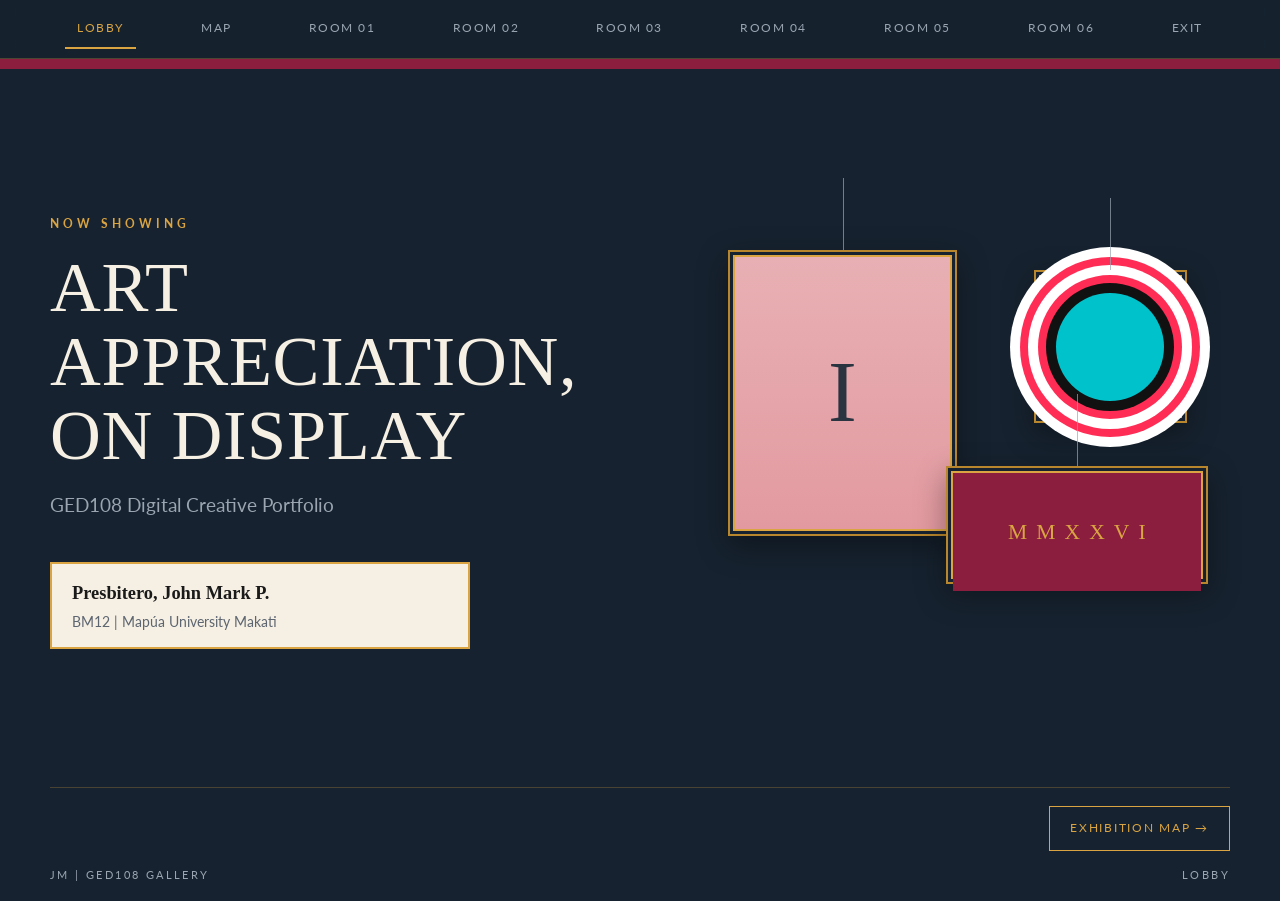
<file: index.html>
<!DOCTYPE html>
<html lang="en">
<head>
  <meta charset="UTF-8">
  <meta name="viewport" content="width=device-width, initial-scale=1.0">
  <title>GED108 Digital Creative Portfolio — Presbitero, John Mark P.</title>
  <meta name="description" content="GED108 Digital Creative Portfolio by Presbitero, John Mark P., Mapúa University Makati.">
  <link rel="preconnect" href="https://fonts.googleapis.com">
  <link rel="preconnect" href="https://fonts.gstatic.com" crossorigin>
  <link href="https://fonts.googleapis.com/css2?family=Lato:ital,wght@0,300;0,400;0,700;1,400&display=swap" rel="stylesheet">
  <link rel="stylesheet" href="css/style.css">
  <noscript><style>.reveal,.swing,.film-cell{opacity:1!important;transform:none!important}</style></noscript>
</head>
<body data-page="lobby">
  <a class="skip-link" href="#main">Skip to content</a>

  <header class="site-nav" id="site-nav">
    <div class="nav-bar">
      <button class="nav-toggle" type="button" aria-expanded="false" aria-controls="gallery-nav" id="nav-toggle">
        <span class="nav-toggle-bars" aria-hidden="true"></span>
        <span class="nav-toggle-label">Menu</span>
      </button>
      <nav id="gallery-nav" aria-label="Gallery rooms">
        <ul class="nav-list">
          <li><a class="nav-link" href="index.html" data-room="lobby">Lobby</a></li>
          <li><a class="nav-link" href="map.html" data-room="map">Map</a></li>
          <li><a class="nav-link" href="room-01.html" data-room="room-01">Room 01</a></li>
          <li><a class="nav-link" href="room-02.html" data-room="room-02">Room 02</a></li>
          <li><a class="nav-link" href="room-03.html" data-room="room-03">Room 03</a></li>
          <li><a class="nav-link" href="room-04.html" data-room="room-04">Room 04</a></li>
          <li><a class="nav-link" href="room-05.html" data-room="room-05">Room 05</a></li>
          <li><a class="nav-link" href="room-06.html" data-room="room-06">Room 06</a></li>
          <li><a class="nav-link" href="exit.html" data-room="exit">Exit</a></li>
        </ul>
      </nav>
    </div>
  </header>

  <main id="main">
    <section class="room room-lobby" id="lobby" data-room="lobby">
      <div class="room-accent" aria-hidden="true"></div>
      <div class="room-inner lobby-grid">
        <div class="lobby-copy reveal">
          <p class="kicker gold-kicker">NOW SHOWING</p>
          <h1 class="display-title">ART APPRECIATION,<br>ON DISPLAY</h1>
          <p class="subtitle">GED108 Digital Creative Portfolio</p>
          <div class="plaque lobby-plaque">
            <p class="plaque-name">Presbitero, John Mark P.</p>
            <p class="plaque-meta">BM12  |  Mapúa University Makati</p>
          </div>
        </div>
        <div class="hang-cluster" aria-hidden="true">
          <div class="hang-item hang-pink swing">
            <span class="wire"></span>
            <div class="gold-frame gold-frame--fill">
              <div class="hang-canvas hang-canvas--pink">
                <span class="hang-letter">I</span>
              </div>
            </div>
          </div>
          <div class="hang-item hang-op swing">
            <span class="wire"></span>
            <div class="gold-frame gold-frame--fill">
              <div class="hang-canvas hang-canvas--op">
                <span class="mini-target"></span>
              </div>
            </div>
          </div>
          <div class="hang-item hang-year swing">
            <span class="wire"></span>
            <div class="gold-frame gold-frame--fill">
              <div class="hang-canvas hang-canvas--year">
                <span class="hang-year-text">MMXXVI</span>
              </div>
            </div>
          </div>
        </div>
      </div>
      <nav class="room-pager" aria-label="Previous and next room">
        <a class="pager-link pager-next" href="map.html">Exhibition Map &rarr;</a>
      </nav>
      <footer class="room-footer">
        <span>JM | GED108 GALLERY</span>
        <span>LOBBY</span>
      </footer>
    </section>
  </main>

  <script src="js/main.js"></script>
</body>
</html>
</file>
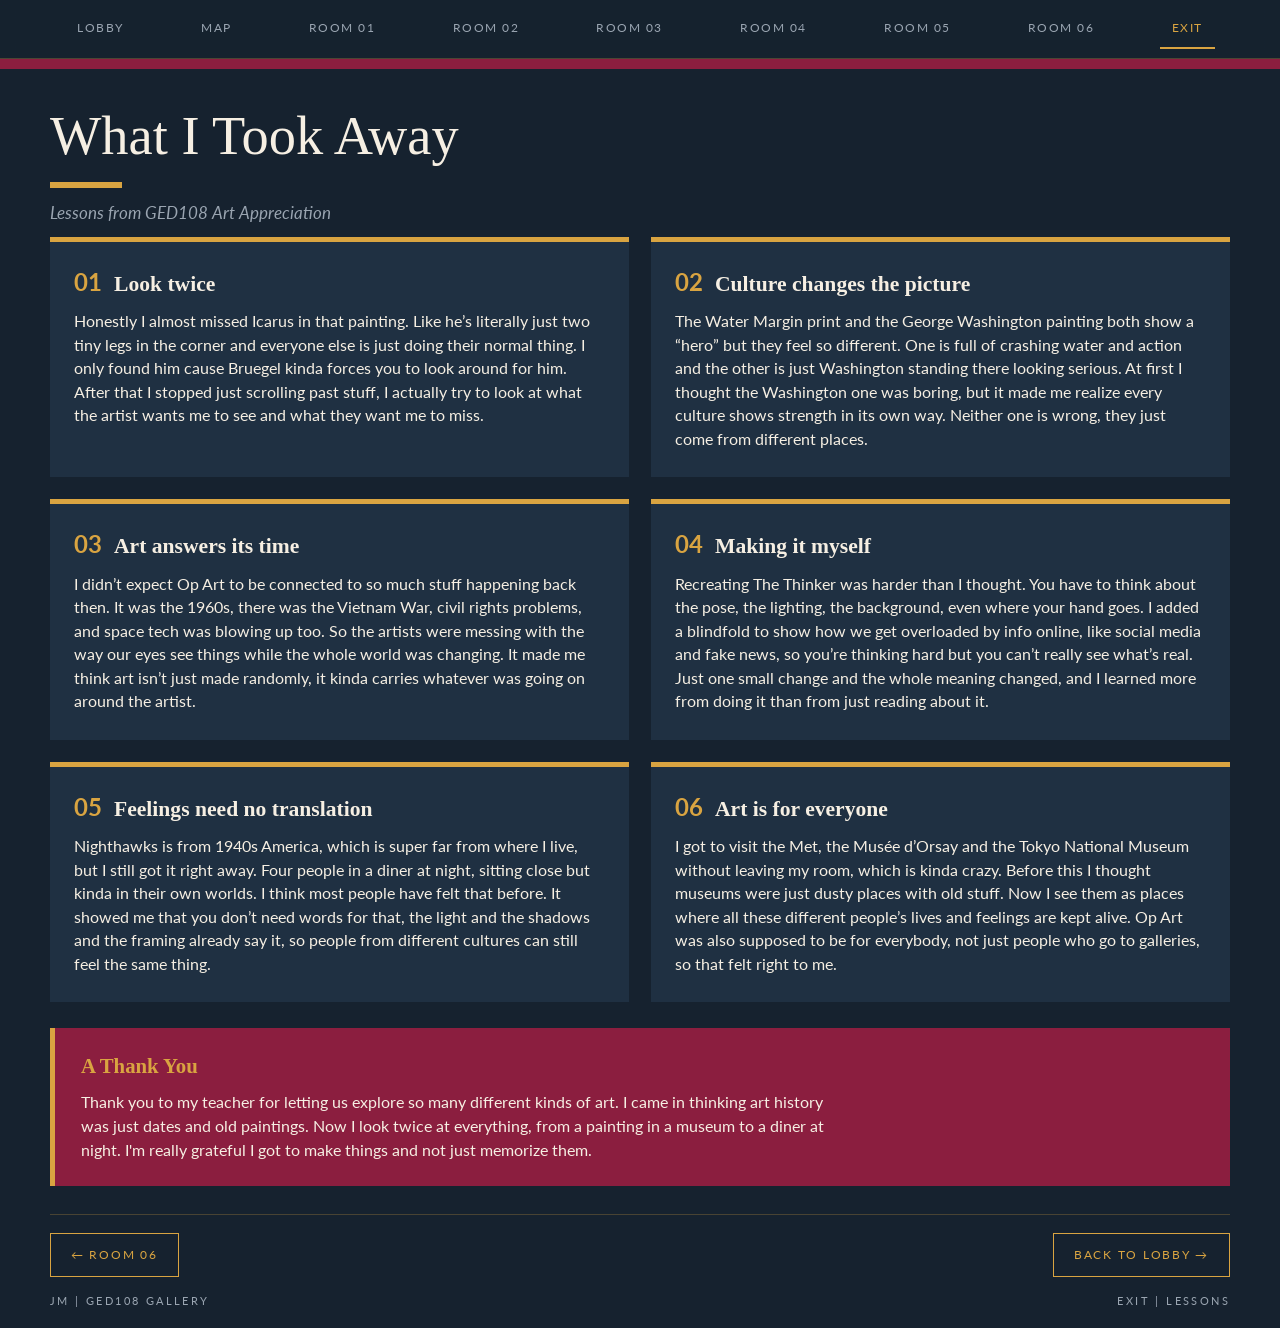
<file: exit.html>
<!DOCTYPE html>
<html lang="en">
<head>
  <meta charset="UTF-8">
  <meta name="viewport" content="width=device-width, initial-scale=1.0">
  <title>What I Took Away | GED108 Digital Creative Portfolio</title>
  <meta name="description" content="GED108 Digital Creative Portfolio by Presbitero, John Mark P., Mapúa University Makati.">
  <link rel="preconnect" href="https://fonts.googleapis.com">
  <link rel="preconnect" href="https://fonts.gstatic.com" crossorigin>
  <link href="https://fonts.googleapis.com/css2?family=Lato:ital,wght@0,300;0,400;0,700;1,400&display=swap" rel="stylesheet">
  <link rel="stylesheet" href="css/style.css">
  <noscript><style>.reveal,.swing,.film-cell{opacity:1!important;transform:none!important}</style></noscript>
</head>
<body data-page="exit">
  <a class="skip-link" href="#main">Skip to content</a>

  <header class="site-nav" id="site-nav">
    <div class="nav-bar">
      <button class="nav-toggle" type="button" aria-expanded="false" aria-controls="gallery-nav" id="nav-toggle">
        <span class="nav-toggle-bars" aria-hidden="true"></span>
        <span class="nav-toggle-label">Menu</span>
      </button>
      <nav id="gallery-nav" aria-label="Gallery rooms">
        <ul class="nav-list">
          <li><a class="nav-link" href="index.html" data-room="lobby">Lobby</a></li>
          <li><a class="nav-link" href="map.html" data-room="map">Map</a></li>
          <li><a class="nav-link" href="room-01.html" data-room="room-01">Room 01</a></li>
          <li><a class="nav-link" href="room-02.html" data-room="room-02">Room 02</a></li>
          <li><a class="nav-link" href="room-03.html" data-room="room-03">Room 03</a></li>
          <li><a class="nav-link" href="room-04.html" data-room="room-04">Room 04</a></li>
          <li><a class="nav-link" href="room-05.html" data-room="room-05">Room 05</a></li>
          <li><a class="nav-link" href="room-06.html" data-room="room-06">Room 06</a></li>
          <li><a class="nav-link" href="exit.html" data-room="exit">Exit</a></li>
        </ul>
      </nav>
    </div>
  </header>

  <main id="main">
    <section class="room" id="exit" data-room="exit">
      <div class="room-accent" aria-hidden="true"></div>
      <div class="room-inner">
        <header class="room-heading reveal">
          <h2>What I Took Away</h2>
          <span class="gold-rule" aria-hidden="true"></span>
          <p class="subtitle italic">Lessons from GED108 Art Appreciation</p>
        </header>
        <div class="lessons-grid">
          <article class="lesson-card reveal" style="--d: 0">
            <h3><span>01</span> Look twice</h3>
            <p>Honestly I almost missed Icarus in that painting. Like he’s literally just two tiny legs in the corner and everyone else is just doing their normal thing. I only found him cause Bruegel kinda forces you to look around for him. After that I stopped just scrolling past stuff, I actually try to look at what the artist wants me to see and what they want me to miss.</p>
          </article>
          <article class="lesson-card reveal" style="--d: 1">
            <h3><span>02</span> Culture changes the picture</h3>
            <p>The Water Margin print and the George Washington painting both show a “hero” but they feel so different. One is full of crashing water and action and the other is just Washington standing there looking serious. At first I thought the Washington one was boring, but it made me realize every culture shows strength in its own way. Neither one is wrong, they just come from different places.</p>
          </article>
          <article class="lesson-card reveal" style="--d: 2">
            <h3><span>03</span> Art answers its time</h3>
            <p>I didn’t expect Op Art to be connected to so much stuff happening back then. It was the 1960s, there was the Vietnam War, civil rights problems, and space tech was blowing up too. So the artists were messing with the way our eyes see things while the whole world was changing. It made me think art isn’t just made randomly, it kinda carries whatever was going on around the artist.</p>
          </article>
          <article class="lesson-card reveal" style="--d: 3">
            <h3><span>04</span> Making it myself</h3>
            <p>Recreating The Thinker was harder than I thought. You have to think about the pose, the lighting, the background, even where your hand goes. I added a blindfold to show how we get overloaded by info online, like social media and fake news, so you’re thinking hard but you can’t really see what’s real. Just one small change and the whole meaning changed, and I learned more from doing it than from just reading about it.</p>
          </article>
          <article class="lesson-card reveal" style="--d: 4">
            <h3><span>05</span> Feelings need no translation</h3>
            <p>Nighthawks is from 1940s America, which is super far from where I live, but I still got it right away. Four people in a diner at night, sitting close but kinda in their own worlds. I think most people have felt that before. It showed me that you don’t need words for that, the light and the shadows and the framing already say it, so people from different cultures can still feel the same thing.</p>
          </article>
          <article class="lesson-card reveal" style="--d: 5">
            <h3><span>06</span> Art is for everyone</h3>
            <p>I got to visit the Met, the Musée d’Orsay and the Tokyo National Museum without leaving my room, which is kinda crazy. Before this I thought museums were just dusty places with old stuff. Now I see them as places where all these different people’s lives and feelings are kept alive. Op Art was also supposed to be for everybody, not just people who go to galleries, so that felt right to me.</p>
          </article>
        </div>
        <aside class="thanks-panel reveal" style="--d: 6">
          <h3>A Thank You</h3>
          <p>Thank you to my teacher for letting us explore so many different kinds of art. I came in thinking art history was just dates and old paintings. Now I look twice at everything, from a painting in a museum to a diner at night. I'm really grateful I got to make things and not just memorize them.</p>
        </aside>
      </div>
      <nav class="room-pager" aria-label="Previous and next room">
        <a class="pager-link pager-prev" href="room-06.html">&larr; Room 06</a>
        <a class="pager-link pager-next" href="index.html">Back to Lobby &rarr;</a>
      </nav>
      <footer class="room-footer">
        <span>JM | GED108 GALLERY</span>
        <span>EXIT | LESSONS</span>
      </footer>
    </section>
  </main>

  <script src="js/main.js"></script>
</body>
</html>
</file>
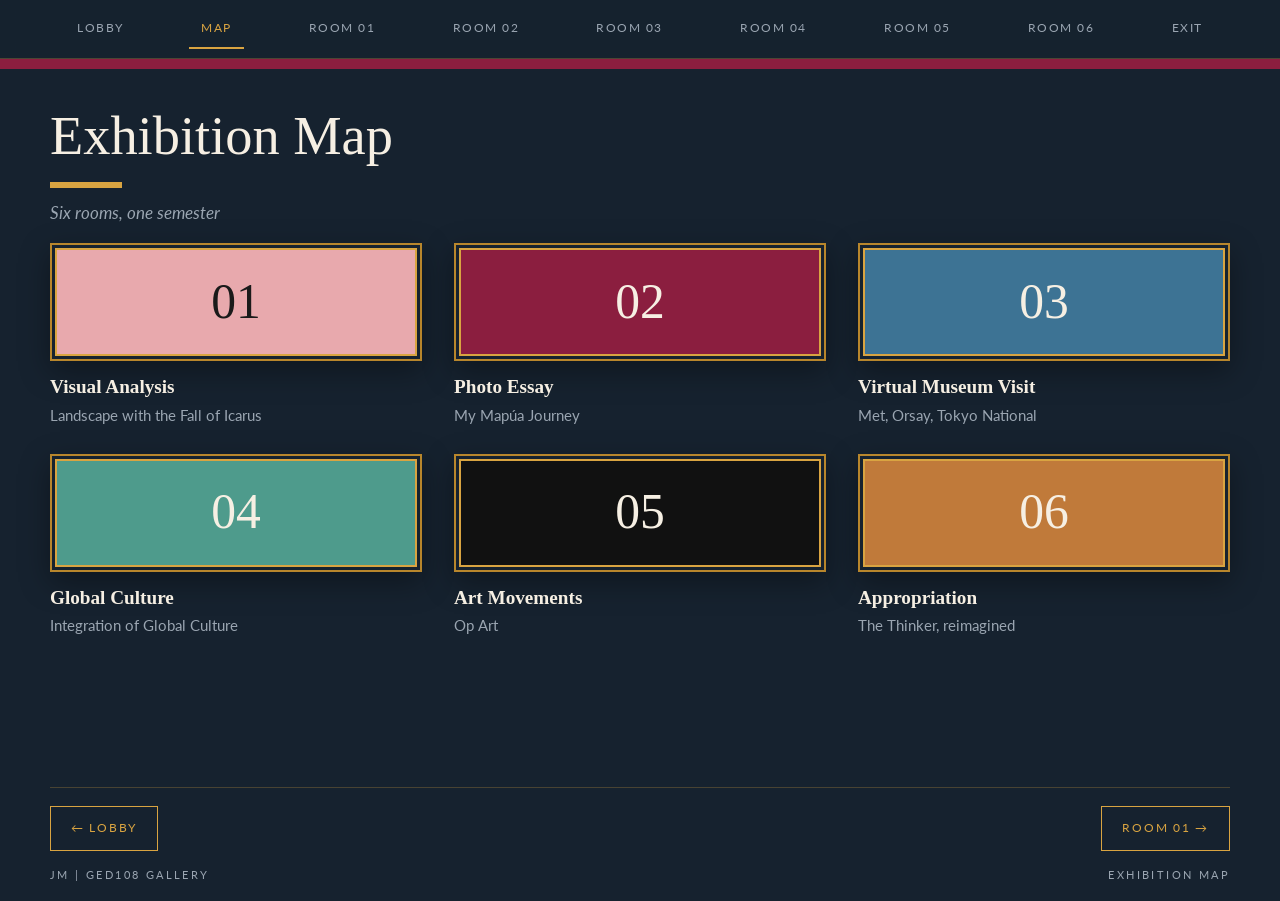
<file: map.html>
<!DOCTYPE html>
<html lang="en">
<head>
  <meta charset="UTF-8">
  <meta name="viewport" content="width=device-width, initial-scale=1.0">
  <title>Exhibition Map | GED108 Digital Creative Portfolio</title>
  <meta name="description" content="GED108 Digital Creative Portfolio by Presbitero, John Mark P., Mapúa University Makati.">
  <link rel="preconnect" href="https://fonts.googleapis.com">
  <link rel="preconnect" href="https://fonts.gstatic.com" crossorigin>
  <link href="https://fonts.googleapis.com/css2?family=Lato:ital,wght@0,300;0,400;0,700;1,400&display=swap" rel="stylesheet">
  <link rel="stylesheet" href="css/style.css">
  <noscript><style>.reveal,.swing,.film-cell{opacity:1!important;transform:none!important}</style></noscript>
</head>
<body data-page="map">
  <a class="skip-link" href="#main">Skip to content</a>

  <header class="site-nav" id="site-nav">
    <div class="nav-bar">
      <button class="nav-toggle" type="button" aria-expanded="false" aria-controls="gallery-nav" id="nav-toggle">
        <span class="nav-toggle-bars" aria-hidden="true"></span>
        <span class="nav-toggle-label">Menu</span>
      </button>
      <nav id="gallery-nav" aria-label="Gallery rooms">
        <ul class="nav-list">
          <li><a class="nav-link" href="index.html" data-room="lobby">Lobby</a></li>
          <li><a class="nav-link" href="map.html" data-room="map">Map</a></li>
          <li><a class="nav-link" href="room-01.html" data-room="room-01">Room 01</a></li>
          <li><a class="nav-link" href="room-02.html" data-room="room-02">Room 02</a></li>
          <li><a class="nav-link" href="room-03.html" data-room="room-03">Room 03</a></li>
          <li><a class="nav-link" href="room-04.html" data-room="room-04">Room 04</a></li>
          <li><a class="nav-link" href="room-05.html" data-room="room-05">Room 05</a></li>
          <li><a class="nav-link" href="room-06.html" data-room="room-06">Room 06</a></li>
          <li><a class="nav-link" href="exit.html" data-room="exit">Exit</a></li>
        </ul>
      </nav>
    </div>
  </header>

  <main id="main">
    <section class="room" id="map" data-room="map">
      <div class="room-accent" aria-hidden="true"></div>
      <div class="room-inner">
        <header class="room-heading reveal">
          <h2>Exhibition Map</h2>
          <span class="gold-rule" aria-hidden="true"></span>
          <p class="subtitle italic">Six rooms, one semester</p>
        </header>
        <div class="map-grid">
          <a class="map-cell reveal" href="room-01.html" style="--d: 0">
            <div class="gold-frame map-frame map-frame--01"><span>01</span></div>
            <h3>Visual Analysis</h3>
            <p>Landscape with the Fall of Icarus</p>
          </a>
          <a class="map-cell reveal" href="room-02.html" style="--d: 1">
            <div class="gold-frame map-frame map-frame--02"><span>02</span></div>
            <h3>Photo Essay</h3>
            <p>My Mapúa Journey</p>
          </a>
          <a class="map-cell reveal" href="room-03.html" style="--d: 2">
            <div class="gold-frame map-frame map-frame--03"><span>03</span></div>
            <h3>Virtual Museum Visit</h3>
            <p>Met, Orsay, Tokyo National</p>
          </a>
          <a class="map-cell reveal" href="room-04.html" style="--d: 3">
            <div class="gold-frame map-frame map-frame--04"><span>04</span></div>
            <h3>Global Culture</h3>
            <p>Integration of Global Culture</p>
          </a>
          <a class="map-cell reveal" href="room-05.html" style="--d: 4">
            <div class="gold-frame map-frame map-frame--05"><span>05</span></div>
            <h3>Art Movements</h3>
            <p>Op Art</p>
          </a>
          <a class="map-cell reveal" href="room-06.html" style="--d: 5">
            <div class="gold-frame map-frame map-frame--06"><span>06</span></div>
            <h3>Appropriation</h3>
            <p>The Thinker, reimagined</p>
          </a>
        </div>
      </div>
      <nav class="room-pager" aria-label="Previous and next room">
        <a class="pager-link pager-prev" href="index.html">&larr; Lobby</a>
        <a class="pager-link pager-next" href="room-01.html">Room 01 &rarr;</a>
      </nav>
      <footer class="room-footer">
        <span>JM | GED108 GALLERY</span>
        <span>EXHIBITION MAP</span>
      </footer>
    </section>
  </main>

  <script src="js/main.js"></script>
</body>
</html>
</file>
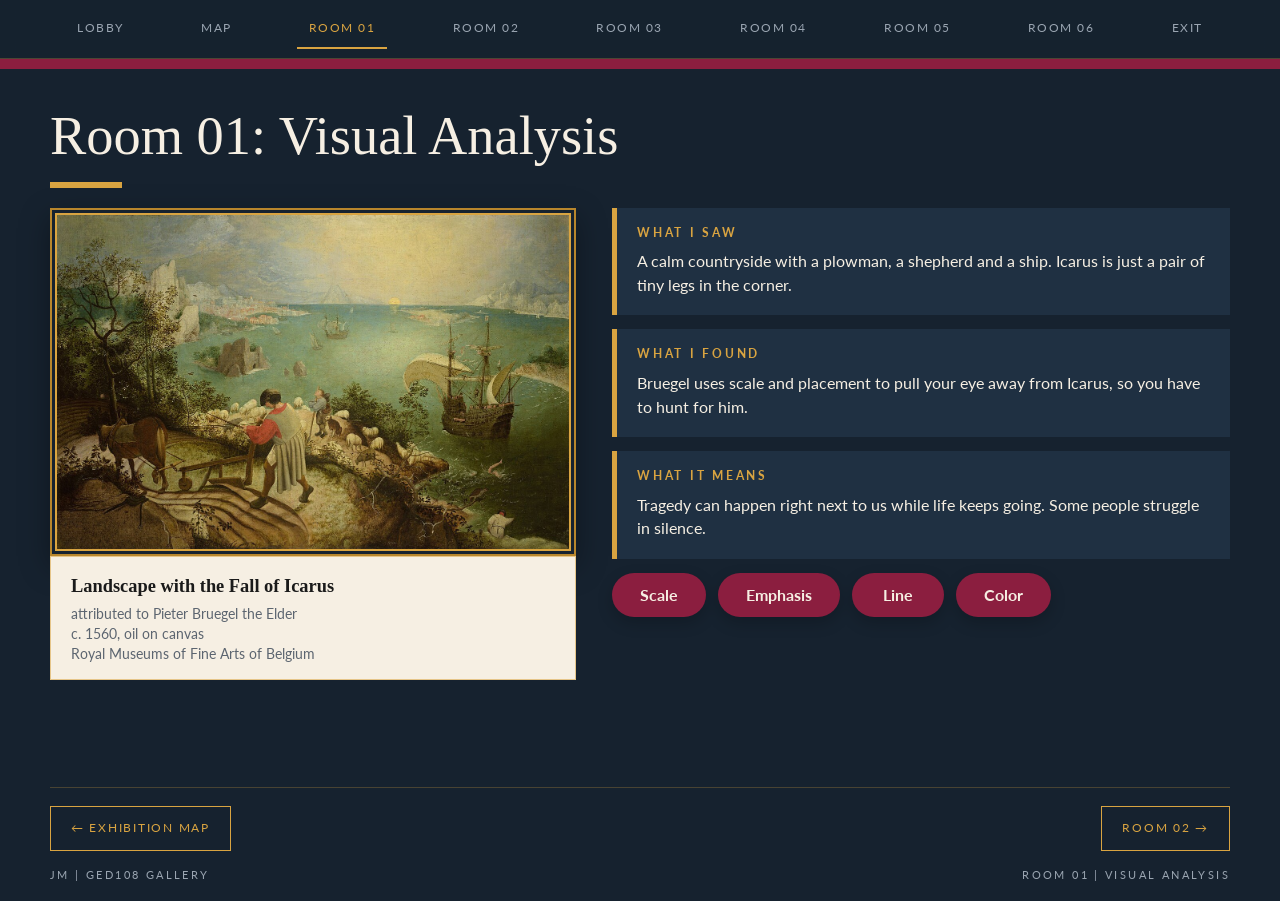
<file: room-01.html>
<!DOCTYPE html>
<html lang="en">
<head>
  <meta charset="UTF-8">
  <meta name="viewport" content="width=device-width, initial-scale=1.0">
  <title>Room 01: Visual Analysis | GED108 Digital Creative Portfolio</title>
  <meta name="description" content="GED108 Digital Creative Portfolio by Presbitero, John Mark P., Mapúa University Makati.">
  <link rel="preconnect" href="https://fonts.googleapis.com">
  <link rel="preconnect" href="https://fonts.gstatic.com" crossorigin>
  <link href="https://fonts.googleapis.com/css2?family=Lato:ital,wght@0,300;0,400;0,700;1,400&display=swap" rel="stylesheet">
  <link rel="stylesheet" href="css/style.css">
  <noscript><style>.reveal,.swing,.film-cell{opacity:1!important;transform:none!important}</style></noscript>
</head>
<body data-page="room-01">
  <a class="skip-link" href="#main">Skip to content</a>

  <header class="site-nav" id="site-nav">
    <div class="nav-bar">
      <button class="nav-toggle" type="button" aria-expanded="false" aria-controls="gallery-nav" id="nav-toggle">
        <span class="nav-toggle-bars" aria-hidden="true"></span>
        <span class="nav-toggle-label">Menu</span>
      </button>
      <nav id="gallery-nav" aria-label="Gallery rooms">
        <ul class="nav-list">
          <li><a class="nav-link" href="index.html" data-room="lobby">Lobby</a></li>
          <li><a class="nav-link" href="map.html" data-room="map">Map</a></li>
          <li><a class="nav-link" href="room-01.html" data-room="room-01">Room 01</a></li>
          <li><a class="nav-link" href="room-02.html" data-room="room-02">Room 02</a></li>
          <li><a class="nav-link" href="room-03.html" data-room="room-03">Room 03</a></li>
          <li><a class="nav-link" href="room-04.html" data-room="room-04">Room 04</a></li>
          <li><a class="nav-link" href="room-05.html" data-room="room-05">Room 05</a></li>
          <li><a class="nav-link" href="room-06.html" data-room="room-06">Room 06</a></li>
          <li><a class="nav-link" href="exit.html" data-room="exit">Exit</a></li>
        </ul>
      </nav>
    </div>
  </header>

  <main id="main">
    <section class="room" id="room-01" data-room="room-01">
      <div class="room-accent" aria-hidden="true"></div>
      <div class="room-inner">
        <header class="room-heading reveal">
          <h2>Room 01: Visual Analysis</h2>
          <span class="gold-rule" aria-hidden="true"></span>
        </header>
        <div class="split-layout">
          <figure class="artwork-block reveal">
            <div class="gold-frame artwork-frame icarus-frame">
              <img src="images/icarus-landscape.jpg" alt="Landscape with the Fall of Icarus: a plowman, shepherd, and ships at sea, with Icarus’s tiny legs in the water at the lower right.">
            </div>
            <figcaption class="plaque">
              <p class="plaque-name">Landscape with the Fall of Icarus</p>
              <p class="plaque-meta">attributed to Pieter Bruegel the Elder</p>
              <p class="plaque-meta">c. 1560, oil on canvas</p>
              <p class="plaque-meta">Royal Museums of Fine Arts of Belgium</p>
            </figcaption>
          </figure>
          <div class="analysis-stack">
            <article class="info-panel reveal" style="--d: 0">
              <h3>WHAT I SAW</h3>
              <p>A calm countryside with a plowman, a shepherd and a ship. Icarus is just a pair of tiny legs in the corner.</p>
            </article>
            <article class="info-panel reveal" style="--d: 1">
              <h3>WHAT I FOUND</h3>
              <p>Bruegel uses scale and placement to pull your eye away from Icarus, so you have to hunt for him.</p>
            </article>
            <article class="info-panel reveal" style="--d: 2">
              <h3>WHAT IT MEANS</h3>
              <p>Tragedy can happen right next to us while life keeps going. Some people struggle in silence.</p>
            </article>
            <ul class="pill-row reveal" style="--d: 3">
              <li>Scale</li>
              <li>Emphasis</li>
              <li>Line</li>
              <li>Color</li>
            </ul>
          </div>
        </div>
      </div>
      <nav class="room-pager" aria-label="Previous and next room">
        <a class="pager-link pager-prev" href="map.html">&larr; Exhibition Map</a>
        <a class="pager-link pager-next" href="room-02.html">Room 02 &rarr;</a>
      </nav>
      <footer class="room-footer">
        <span>JM | GED108 GALLERY</span>
        <span>ROOM 01 | VISUAL ANALYSIS</span>
      </footer>
    </section>
  </main>

  <script src="js/main.js"></script>
</body>
</html>
</file>
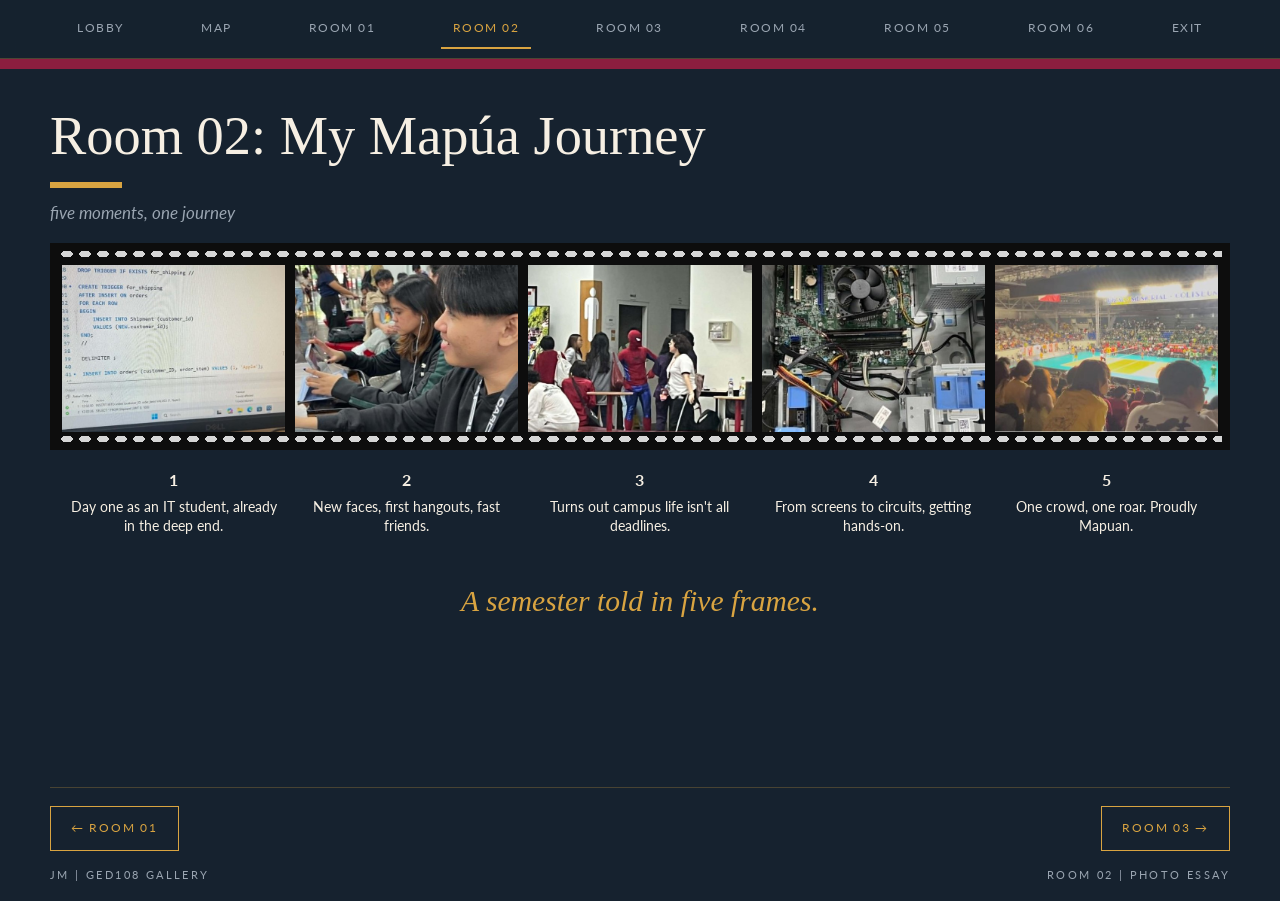
<file: room-02.html>
<!DOCTYPE html>
<html lang="en">
<head>
  <meta charset="UTF-8">
  <meta name="viewport" content="width=device-width, initial-scale=1.0">
  <title>Room 02: Photo Essay | GED108 Digital Creative Portfolio</title>
  <meta name="description" content="GED108 Digital Creative Portfolio by Presbitero, John Mark P., Mapúa University Makati.">
  <link rel="preconnect" href="https://fonts.googleapis.com">
  <link rel="preconnect" href="https://fonts.gstatic.com" crossorigin>
  <link href="https://fonts.googleapis.com/css2?family=Lato:ital,wght@0,300;0,400;0,700;1,400&display=swap" rel="stylesheet">
  <link rel="stylesheet" href="css/style.css">
  <noscript><style>.reveal,.swing,.film-cell{opacity:1!important;transform:none!important}</style></noscript>
</head>
<body data-page="room-02">
  <a class="skip-link" href="#main">Skip to content</a>

  <header class="site-nav" id="site-nav">
    <div class="nav-bar">
      <button class="nav-toggle" type="button" aria-expanded="false" aria-controls="gallery-nav" id="nav-toggle">
        <span class="nav-toggle-bars" aria-hidden="true"></span>
        <span class="nav-toggle-label">Menu</span>
      </button>
      <nav id="gallery-nav" aria-label="Gallery rooms">
        <ul class="nav-list">
          <li><a class="nav-link" href="index.html" data-room="lobby">Lobby</a></li>
          <li><a class="nav-link" href="map.html" data-room="map">Map</a></li>
          <li><a class="nav-link" href="room-01.html" data-room="room-01">Room 01</a></li>
          <li><a class="nav-link" href="room-02.html" data-room="room-02">Room 02</a></li>
          <li><a class="nav-link" href="room-03.html" data-room="room-03">Room 03</a></li>
          <li><a class="nav-link" href="room-04.html" data-room="room-04">Room 04</a></li>
          <li><a class="nav-link" href="room-05.html" data-room="room-05">Room 05</a></li>
          <li><a class="nav-link" href="room-06.html" data-room="room-06">Room 06</a></li>
          <li><a class="nav-link" href="exit.html" data-room="exit">Exit</a></li>
        </ul>
      </nav>
    </div>
  </header>

  <main id="main">
    <section class="room" id="room-02" data-room="room-02">
      <div class="room-accent" aria-hidden="true"></div>
      <div class="room-inner">
        <header class="room-heading reveal">
          <h2>Room 02: My Mapúa Journey</h2>
          <span class="gold-rule" aria-hidden="true"></span>
          <p class="subtitle italic">five moments, one journey</p>
        </header>
        <div class="film-wrap">
          <div class="film-stage">
            <div class="film-strip">
              <div class="film-cell" style="--d: 0"><div class="film-photo"><img src="images/mapua-1.jpg" alt="Laptop screen showing SQL trigger code during an IT class."></div></div>
              <div class="film-cell" style="--d: 1"><div class="film-photo"><img src="images/mapua-2.jpg" alt="Two Mapúa students sitting together, looking at a tablet."></div></div>
              <div class="film-cell" style="--d: 2"><div class="film-photo"><img src="images/mapua-3.jpg" alt="A person in a Spider-Man costume standing with students in a campus hallway."></div></div>
              <div class="film-cell" style="--d: 3"><div class="film-photo"><img src="images/mapua-4.jpg" alt="Open desktop computer case showing motherboard, CPU cooler, and cables."></div></div>
              <div class="film-cell" style="--d: 4"><div class="film-photo"><img src="images/mapua-5.jpg" alt="Crowd watching a volleyball match at Rizal Memorial Coliseum."></div></div>
            </div>
            <ul class="film-captions">
              <li>
                <span class="film-num">1</span>
                <p>Day one as an IT student, already in the deep end.</p>
              </li>
              <li>
                <span class="film-num">2</span>
                <p>New faces, first hangouts, fast friends.</p>
              </li>
              <li>
                <span class="film-num">3</span>
                <p>Turns out campus life isn't all deadlines.</p>
              </li>
              <li>
                <span class="film-num">4</span>
                <p>From screens to circuits, getting hands-on.</p>
              </li>
              <li>
                <span class="film-num">5</span>
                <p>One crowd, one roar. Proudly Mapuan.</p>
              </li>
            </ul>
          </div>
        </div>
        <p class="film-tagline reveal">A semester told in five frames.</p>
      </div>
      <nav class="room-pager" aria-label="Previous and next room">
        <a class="pager-link pager-prev" href="room-01.html">&larr; Room 01</a>
        <a class="pager-link pager-next" href="room-03.html">Room 03 &rarr;</a>
      </nav>
      <footer class="room-footer">
        <span>JM | GED108 GALLERY</span>
        <span>ROOM 02 | PHOTO ESSAY</span>
      </footer>
    </section>
  </main>

  <script src="js/main.js"></script>
</body>
</html>
</file>
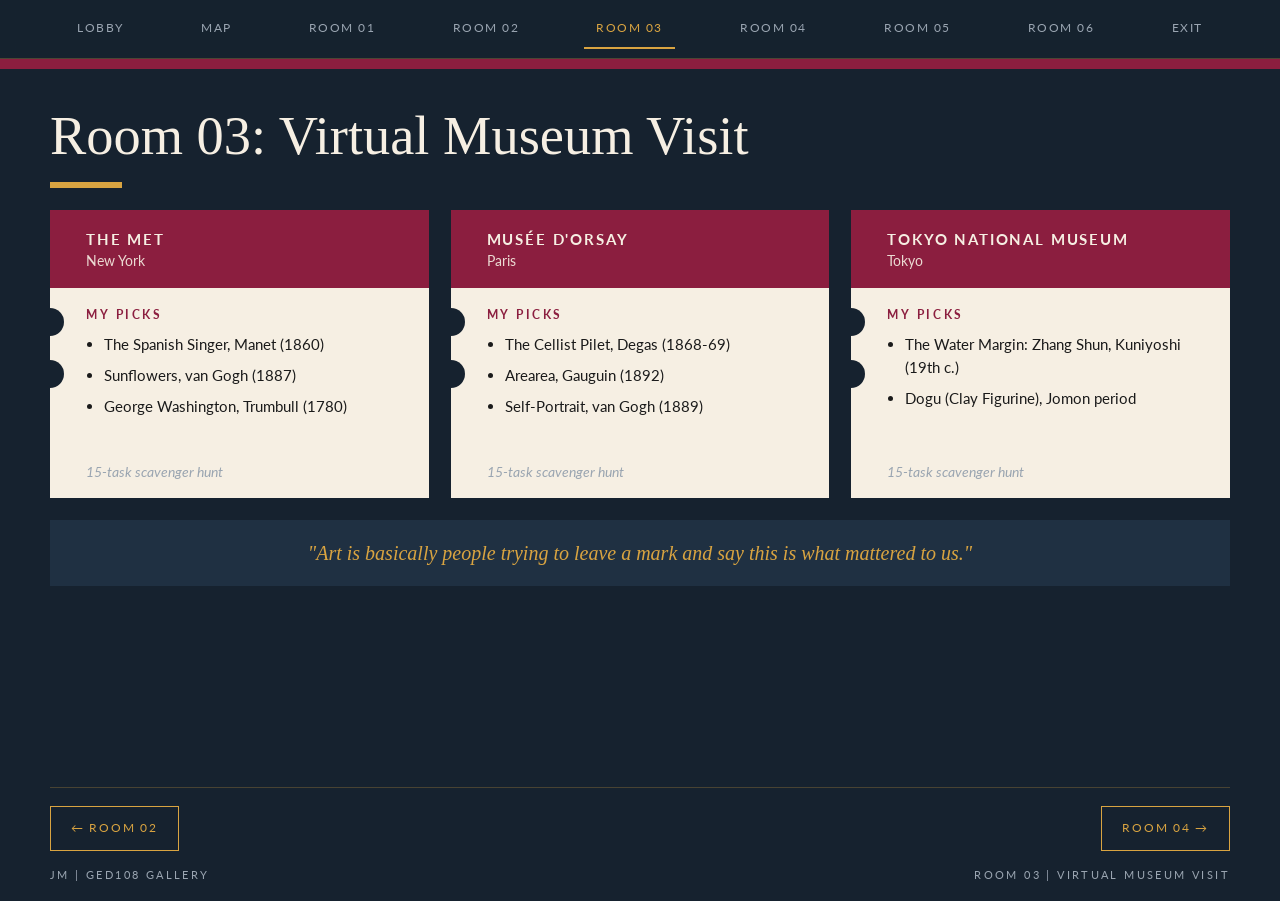
<file: room-03.html>
<!DOCTYPE html>
<html lang="en">
<head>
  <meta charset="UTF-8">
  <meta name="viewport" content="width=device-width, initial-scale=1.0">
  <title>Room 03: Virtual Museum Visit | GED108 Digital Creative Portfolio</title>
  <meta name="description" content="GED108 Digital Creative Portfolio by Presbitero, John Mark P., Mapúa University Makati.">
  <link rel="preconnect" href="https://fonts.googleapis.com">
  <link rel="preconnect" href="https://fonts.gstatic.com" crossorigin>
  <link href="https://fonts.googleapis.com/css2?family=Lato:ital,wght@0,300;0,400;0,700;1,400&display=swap" rel="stylesheet">
  <link rel="stylesheet" href="css/style.css">
  <noscript><style>.reveal,.swing,.film-cell{opacity:1!important;transform:none!important}</style></noscript>
</head>
<body data-page="room-03">
  <a class="skip-link" href="#main">Skip to content</a>

  <header class="site-nav" id="site-nav">
    <div class="nav-bar">
      <button class="nav-toggle" type="button" aria-expanded="false" aria-controls="gallery-nav" id="nav-toggle">
        <span class="nav-toggle-bars" aria-hidden="true"></span>
        <span class="nav-toggle-label">Menu</span>
      </button>
      <nav id="gallery-nav" aria-label="Gallery rooms">
        <ul class="nav-list">
          <li><a class="nav-link" href="index.html" data-room="lobby">Lobby</a></li>
          <li><a class="nav-link" href="map.html" data-room="map">Map</a></li>
          <li><a class="nav-link" href="room-01.html" data-room="room-01">Room 01</a></li>
          <li><a class="nav-link" href="room-02.html" data-room="room-02">Room 02</a></li>
          <li><a class="nav-link" href="room-03.html" data-room="room-03">Room 03</a></li>
          <li><a class="nav-link" href="room-04.html" data-room="room-04">Room 04</a></li>
          <li><a class="nav-link" href="room-05.html" data-room="room-05">Room 05</a></li>
          <li><a class="nav-link" href="room-06.html" data-room="room-06">Room 06</a></li>
          <li><a class="nav-link" href="exit.html" data-room="exit">Exit</a></li>
        </ul>
      </nav>
    </div>
  </header>

  <main id="main">
    <section class="room" id="room-03" data-room="room-03">
      <div class="room-accent" aria-hidden="true"></div>
      <div class="room-inner">
        <header class="room-heading reveal">
          <h2>Room 03: Virtual Museum Visit</h2>
          <span class="gold-rule" aria-hidden="true"></span>
        </header>
        <div class="ticket-row">
          <article class="ticket reveal" style="--d: 0">
            <div class="ticket-header">
              <h3>THE MET</h3>
              <p>New York</p>
            </div>
            <div class="ticket-body">
              <p class="ticket-kicker">MY PICKS</p>
              <ul>
                <li>The Spanish Singer, Manet (1860)</li>
                <li>Sunflowers, van Gogh (1887)</li>
                <li>George Washington, Trumbull (1780)</li>
              </ul>
              <p class="ticket-foot">15-task scavenger hunt</p>
            </div>
          </article>
          <article class="ticket reveal" style="--d: 1">
            <div class="ticket-header">
              <h3>MUSÉE D'ORSAY</h3>
              <p>Paris</p>
            </div>
            <div class="ticket-body">
              <p class="ticket-kicker">MY PICKS</p>
              <ul>
                <li>The Cellist Pilet, Degas (1868-69)</li>
                <li>Arearea, Gauguin (1892)</li>
                <li>Self-Portrait, van Gogh (1889)</li>
              </ul>
              <p class="ticket-foot">15-task scavenger hunt</p>
            </div>
          </article>
          <article class="ticket reveal" style="--d: 2">
            <div class="ticket-header">
              <h3>TOKYO NATIONAL MUSEUM</h3>
              <p>Tokyo</p>
            </div>
            <div class="ticket-body">
              <p class="ticket-kicker">MY PICKS</p>
              <ul>
                <li>The Water Margin: Zhang Shun, Kuniyoshi (19th c.)</li>
                <li>Dogu (Clay Figurine), Jomon period</li>
              </ul>
              <p class="ticket-foot">15-task scavenger hunt</p>
            </div>
          </article>
        </div>
        <blockquote class="museum-quote reveal">
          "Art is basically people trying to leave a mark and say this is what mattered to us."
        </blockquote>
      </div>
      <nav class="room-pager" aria-label="Previous and next room">
        <a class="pager-link pager-prev" href="room-02.html">&larr; Room 02</a>
        <a class="pager-link pager-next" href="room-04.html">Room 04 &rarr;</a>
      </nav>
      <footer class="room-footer">
        <span>JM | GED108 GALLERY</span>
        <span>ROOM 03 | VIRTUAL MUSEUM VISIT</span>
      </footer>
    </section>
  </main>

  <script src="js/main.js"></script>
</body>
</html>
</file>
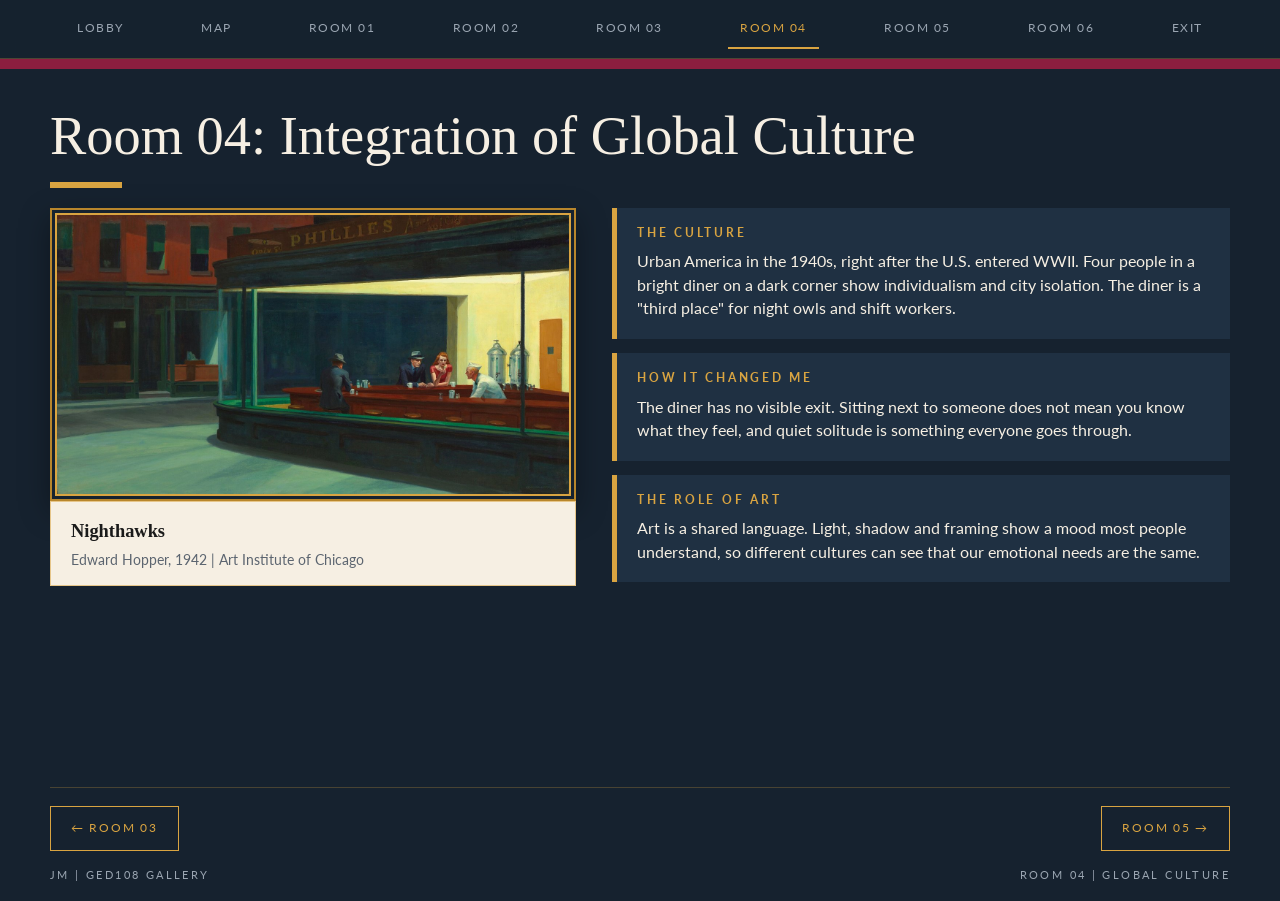
<file: room-04.html>
<!DOCTYPE html>
<html lang="en">
<head>
  <meta charset="UTF-8">
  <meta name="viewport" content="width=device-width, initial-scale=1.0">
  <title>Room 04: Global Culture | GED108 Digital Creative Portfolio</title>
  <meta name="description" content="GED108 Digital Creative Portfolio by Presbitero, John Mark P., Mapúa University Makati.">
  <link rel="preconnect" href="https://fonts.googleapis.com">
  <link rel="preconnect" href="https://fonts.gstatic.com" crossorigin>
  <link href="https://fonts.googleapis.com/css2?family=Lato:ital,wght@0,300;0,400;0,700;1,400&display=swap" rel="stylesheet">
  <link rel="stylesheet" href="css/style.css">
  <noscript><style>.reveal,.swing,.film-cell{opacity:1!important;transform:none!important}</style></noscript>
</head>
<body data-page="room-04">
  <a class="skip-link" href="#main">Skip to content</a>

  <header class="site-nav" id="site-nav">
    <div class="nav-bar">
      <button class="nav-toggle" type="button" aria-expanded="false" aria-controls="gallery-nav" id="nav-toggle">
        <span class="nav-toggle-bars" aria-hidden="true"></span>
        <span class="nav-toggle-label">Menu</span>
      </button>
      <nav id="gallery-nav" aria-label="Gallery rooms">
        <ul class="nav-list">
          <li><a class="nav-link" href="index.html" data-room="lobby">Lobby</a></li>
          <li><a class="nav-link" href="map.html" data-room="map">Map</a></li>
          <li><a class="nav-link" href="room-01.html" data-room="room-01">Room 01</a></li>
          <li><a class="nav-link" href="room-02.html" data-room="room-02">Room 02</a></li>
          <li><a class="nav-link" href="room-03.html" data-room="room-03">Room 03</a></li>
          <li><a class="nav-link" href="room-04.html" data-room="room-04">Room 04</a></li>
          <li><a class="nav-link" href="room-05.html" data-room="room-05">Room 05</a></li>
          <li><a class="nav-link" href="room-06.html" data-room="room-06">Room 06</a></li>
          <li><a class="nav-link" href="exit.html" data-room="exit">Exit</a></li>
        </ul>
      </nav>
    </div>
  </header>

  <main id="main">
    <section class="room" id="room-04" data-room="room-04">
      <div class="room-accent" aria-hidden="true"></div>
      <div class="room-inner">
        <header class="room-heading reveal">
          <h2>Room 04: Integration of Global Culture</h2>
          <span class="gold-rule" aria-hidden="true"></span>
        </header>
        <div class="split-layout">
          <figure class="artwork-block reveal">
            <div class="gold-frame artwork-frame ken-burns">
              <img src="images/nighthawks.jpg" alt="Edward Hopper’s Nighthawks: four people in a brightly lit diner on a dark city corner at night.">
            </div>
            <figcaption class="plaque">
              <p class="plaque-name">Nighthawks</p>
              <p class="plaque-meta">Edward Hopper, 1942  |  Art Institute of Chicago</p>
            </figcaption>
          </figure>
          <div class="analysis-stack">
            <article class="info-panel reveal" style="--d: 0">
              <h3>THE CULTURE</h3>
              <p>Urban America in the 1940s, right after the U.S. entered WWII. Four people in a bright diner on a dark corner show individualism and city isolation. The diner is a "third place" for night owls and shift workers.</p>
            </article>
            <article class="info-panel reveal" style="--d: 1">
              <h3>HOW IT CHANGED ME</h3>
              <p>The diner has no visible exit. Sitting next to someone does not mean you know what they feel, and quiet solitude is something everyone goes through.</p>
            </article>
            <article class="info-panel reveal" style="--d: 2">
              <h3>THE ROLE OF ART</h3>
              <p>Art is a shared language. Light, shadow and framing show a mood most people understand, so different cultures can see that our emotional needs are the same.</p>
            </article>
          </div>
        </div>
      </div>
      <nav class="room-pager" aria-label="Previous and next room">
        <a class="pager-link pager-prev" href="room-03.html">&larr; Room 03</a>
        <a class="pager-link pager-next" href="room-05.html">Room 05 &rarr;</a>
      </nav>
      <footer class="room-footer">
        <span>JM | GED108 GALLERY</span>
        <span>ROOM 04 | GLOBAL CULTURE</span>
      </footer>
    </section>
  </main>

  <script src="js/main.js"></script>
</body>
</html>
</file>
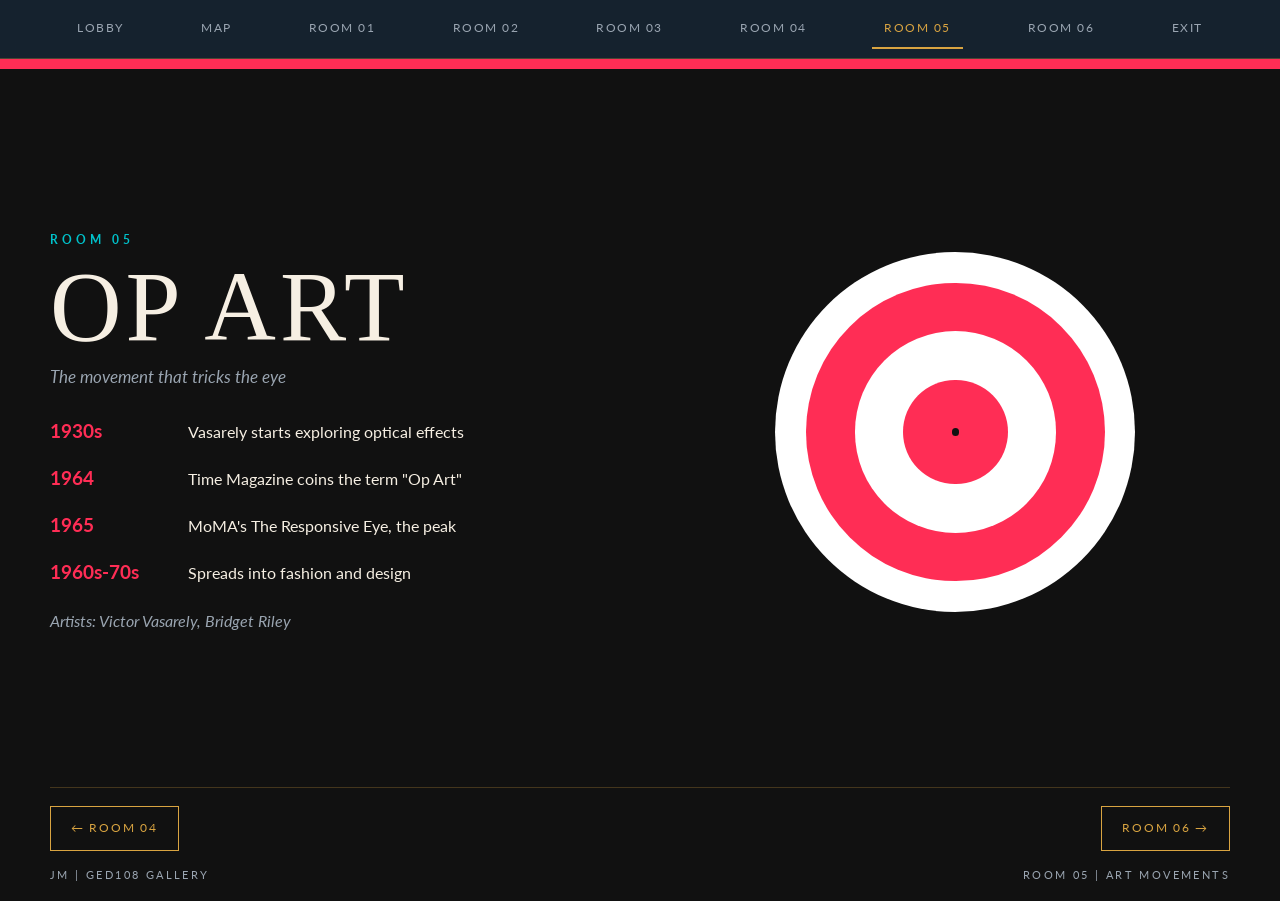
<file: room-05.html>
<!DOCTYPE html>
<html lang="en">
<head>
  <meta charset="UTF-8">
  <meta name="viewport" content="width=device-width, initial-scale=1.0">
  <title>Room 05: Op Art | GED108 Digital Creative Portfolio</title>
  <meta name="description" content="GED108 Digital Creative Portfolio by Presbitero, John Mark P., Mapúa University Makati.">
  <link rel="preconnect" href="https://fonts.googleapis.com">
  <link rel="preconnect" href="https://fonts.gstatic.com" crossorigin>
  <link href="https://fonts.googleapis.com/css2?family=Lato:ital,wght@0,300;0,400;0,700;1,400&display=swap" rel="stylesheet">
  <link rel="stylesheet" href="css/style.css">
  <noscript><style>.reveal,.swing,.film-cell{opacity:1!important;transform:none!important}</style></noscript>
</head>
<body data-page="room-05">
  <a class="skip-link" href="#main">Skip to content</a>

  <header class="site-nav" id="site-nav">
    <div class="nav-bar">
      <button class="nav-toggle" type="button" aria-expanded="false" aria-controls="gallery-nav" id="nav-toggle">
        <span class="nav-toggle-bars" aria-hidden="true"></span>
        <span class="nav-toggle-label">Menu</span>
      </button>
      <nav id="gallery-nav" aria-label="Gallery rooms">
        <ul class="nav-list">
          <li><a class="nav-link" href="index.html" data-room="lobby">Lobby</a></li>
          <li><a class="nav-link" href="map.html" data-room="map">Map</a></li>
          <li><a class="nav-link" href="room-01.html" data-room="room-01">Room 01</a></li>
          <li><a class="nav-link" href="room-02.html" data-room="room-02">Room 02</a></li>
          <li><a class="nav-link" href="room-03.html" data-room="room-03">Room 03</a></li>
          <li><a class="nav-link" href="room-04.html" data-room="room-04">Room 04</a></li>
          <li><a class="nav-link" href="room-05.html" data-room="room-05">Room 05</a></li>
          <li><a class="nav-link" href="room-06.html" data-room="room-06">Room 06</a></li>
          <li><a class="nav-link" href="exit.html" data-room="exit">Exit</a></li>
        </ul>
      </nav>
    </div>
  </header>

  <main id="main">
    <section class="room room-op" id="room-05" data-room="room-05">
      <div class="room-accent room-accent--op" aria-hidden="true"></div>
      <div class="room-inner op-grid">
        <div class="op-copy">
          <p class="kicker op-kicker reveal">ROOM 05</p>
          <h2 class="op-title reveal">OP ART</h2>
          <p class="subtitle italic reveal">The movement that tricks the eye</p>
          <dl class="op-timeline">
            <div class="reveal" style="--d: 0">
              <dt>1930s</dt>
              <dd>Vasarely starts exploring optical effects</dd>
            </div>
            <div class="reveal" style="--d: 1">
              <dt>1964</dt>
              <dd>Time Magazine coins the term "Op Art"</dd>
            </div>
            <div class="reveal" style="--d: 2">
              <dt>1965</dt>
              <dd>MoMA's The Responsive Eye, the peak</dd>
            </div>
            <div class="reveal" style="--d: 3">
              <dt>1960s-70s</dt>
              <dd>Spreads into fashion and design</dd>
            </div>
          </dl>
          <p class="op-artists reveal">Artists: Victor Vasarely, Bridget Riley</p>
        </div>
        <div class="op-art-wrap reveal" aria-hidden="true">
          <div class="op-target">
            <span class="op-ring op-ring--1"></span>
            <span class="op-ring op-ring--2"></span>
            <span class="op-ring op-ring--3"></span>
            <span class="op-ring op-ring--4"></span>
            <span class="op-ring op-ring--5"></span>
            <span class="op-core"></span>
          </div>
        </div>
      </div>
      <nav class="room-pager" aria-label="Previous and next room">
        <a class="pager-link pager-prev" href="room-04.html">&larr; Room 04</a>
        <a class="pager-link pager-next" href="room-06.html">Room 06 &rarr;</a>
      </nav>
      <footer class="room-footer">
        <span>JM | GED108 GALLERY</span>
        <span>ROOM 05 | ART MOVEMENTS</span>
      </footer>
    </section>
  </main>

  <script src="js/main.js"></script>
</body>
</html>
</file>
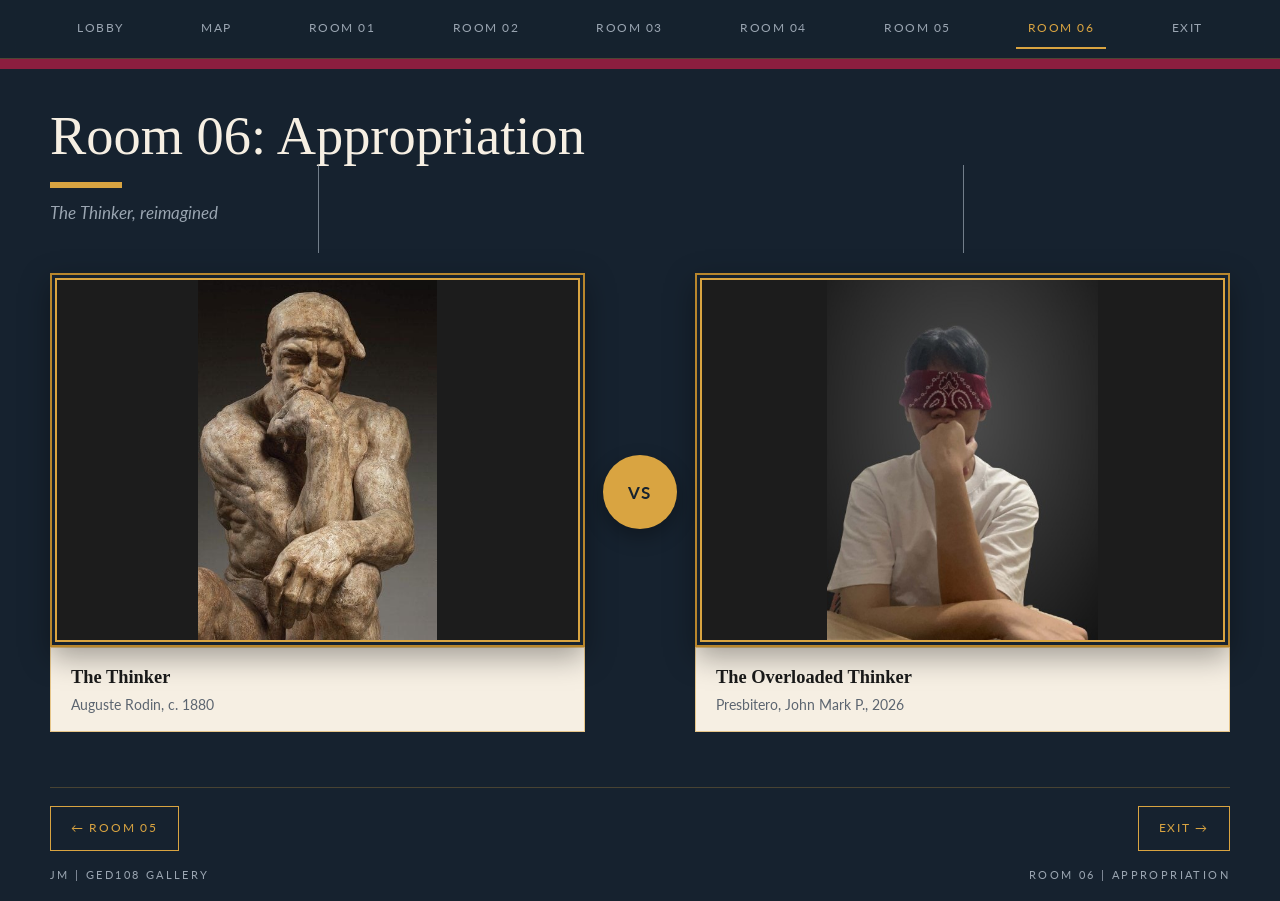
<file: room-06.html>
<!DOCTYPE html>
<html lang="en">
<head>
  <meta charset="UTF-8">
  <meta name="viewport" content="width=device-width, initial-scale=1.0">
  <title>Room 06: Appropriation | GED108 Digital Creative Portfolio</title>
  <meta name="description" content="GED108 Digital Creative Portfolio by Presbitero, John Mark P., Mapúa University Makati.">
  <link rel="preconnect" href="https://fonts.googleapis.com">
  <link rel="preconnect" href="https://fonts.gstatic.com" crossorigin>
  <link href="https://fonts.googleapis.com/css2?family=Lato:ital,wght@0,300;0,400;0,700;1,400&display=swap" rel="stylesheet">
  <link rel="stylesheet" href="css/style.css">
  <noscript><style>.reveal,.swing,.film-cell{opacity:1!important;transform:none!important}</style></noscript>
</head>
<body data-page="room-06">
  <a class="skip-link" href="#main">Skip to content</a>

  <header class="site-nav" id="site-nav">
    <div class="nav-bar">
      <button class="nav-toggle" type="button" aria-expanded="false" aria-controls="gallery-nav" id="nav-toggle">
        <span class="nav-toggle-bars" aria-hidden="true"></span>
        <span class="nav-toggle-label">Menu</span>
      </button>
      <nav id="gallery-nav" aria-label="Gallery rooms">
        <ul class="nav-list">
          <li><a class="nav-link" href="index.html" data-room="lobby">Lobby</a></li>
          <li><a class="nav-link" href="map.html" data-room="map">Map</a></li>
          <li><a class="nav-link" href="room-01.html" data-room="room-01">Room 01</a></li>
          <li><a class="nav-link" href="room-02.html" data-room="room-02">Room 02</a></li>
          <li><a class="nav-link" href="room-03.html" data-room="room-03">Room 03</a></li>
          <li><a class="nav-link" href="room-04.html" data-room="room-04">Room 04</a></li>
          <li><a class="nav-link" href="room-05.html" data-room="room-05">Room 05</a></li>
          <li><a class="nav-link" href="room-06.html" data-room="room-06">Room 06</a></li>
          <li><a class="nav-link" href="exit.html" data-room="exit">Exit</a></li>
        </ul>
      </nav>
    </div>
  </header>

  <main id="main">
    <section class="room" id="room-06" data-room="room-06">
      <div class="room-accent" aria-hidden="true"></div>
      <div class="room-inner">
        <header class="room-heading reveal">
          <h2>Room 06: Appropriation</h2>
          <span class="gold-rule" aria-hidden="true"></span>
          <p class="subtitle italic">The Thinker, reimagined</p>
        </header>
        <div class="versus-row">
          <figure class="versus-col reveal">
            <div class="hang-item hang-versus swing">
              <span class="wire wire--long"></span>
              <div class="gold-frame artwork-frame">
                <img src="images/the-thinker.jpg" alt="Auguste Rodin’s sculpture The Thinker, a seated nude figure with chin resting on a hand.">
              </div>
            </div>
            <figcaption class="plaque">
              <p class="plaque-name">The Thinker</p>
              <p class="plaque-meta">Auguste Rodin, c. 1880</p>
            </figcaption>
          </figure>
          <div class="versus-badge reveal" aria-hidden="true">VS</div>
          <figure class="versus-col reveal" style="--d: 1">
            <div class="hang-item hang-versus swing">
              <span class="wire wire--long"></span>
              <div class="gold-frame artwork-frame appropriation-frame" id="appropriation-frame">
                <div class="placeholder" id="appropriation-placeholder">[ my version ]</div>
                <img id="appropriation-image" alt="The Overloaded Thinker, appropriation of Rodin’s The Thinker by Presbitero, John Mark P., 2026." hidden>
              </div>
            </div>
            <figcaption class="plaque">
              <p class="plaque-name">The Overloaded Thinker</p>
              <p class="plaque-meta">Presbitero, John Mark P., 2026</p>
            </figcaption>
          </figure>
        </div>
      </div>
      <nav class="room-pager" aria-label="Previous and next room">
        <a class="pager-link pager-prev" href="room-05.html">&larr; Room 05</a>
        <a class="pager-link pager-next" href="exit.html">Exit &rarr;</a>
      </nav>
      <footer class="room-footer">
        <span>JM | GED108 GALLERY</span>
        <span>ROOM 06 | APPROPRIATION</span>
      </footer>
    </section>
  </main>

  <script src="js/main.js"></script>
</body>
</html>
</file>
<file: css/style.css>
:root {
  --wall: #16222f;
  --panel: #1f3042;
  --gold: #d9a441;
  --burgundy: #8b1e3f;
  --cream: #f6efe3;
  --muted: #9aa5b1;
  --ink: #1a1a1a;
  --op-black: #111111;
  --op-pink: #ff2d55;
  --op-cyan: #00c2cb;
  --map-01: #e8a9ad;
  --map-02: #8b1e3f;
  --map-03: #3d7394;
  --map-04: #4e9b8c;
  --map-05: #111111;
  --map-06: #c07a3a;
  --serif: Georgia, "Times New Roman", Times, serif;
  --sans: "Lato", Calibri, "Segoe UI", sans-serif;
  --nav-h: 58px;
  --frame: #d9a441;
  --max: 1180px;
}

*,
*::before,
*::after {
  box-sizing: border-box;
  margin: 0;
  padding: 0;
}

html,
body {
  min-height: 100%;
}

body {
  font-family: var(--sans);
  background: var(--wall);
  color: var(--cream);
  line-height: 1.5;
  overflow-x: hidden;
}

main {
  min-height: calc(100vh - var(--nav-h));
  min-height: calc(100dvh - var(--nav-h));
}

img {
  max-width: 100%;
  display: block;
}

[hidden] {
  display: none !important;
}

a {
  color: inherit;
  text-decoration: none;
}

button {
  font-family: inherit;
}

.skip-link {
  position: absolute;
  left: 12px;
  top: -40px;
  z-index: 1000;
  background: var(--gold);
  color: var(--wall);
  padding: 8px 14px;
  font-weight: 700;
}

.skip-link:focus {
  top: 8px;
}

:focus-visible {
  outline: 2px solid var(--gold);
  outline-offset: 3px;
}

/* ---------- NAV ---------- */
.site-nav {
  position: sticky;
  top: 0;
  z-index: 100;
  background: rgba(22, 34, 47, 0.94);
  backdrop-filter: blur(10px);
  border-bottom: 1px solid rgba(217, 164, 65, 0.28);
}

.nav-bar {
  max-width: 1280px;
  margin: 0 auto;
  min-height: var(--nav-h);
  display: flex;
  align-items: center;
  padding: 0 16px;
}

.nav-toggle {
  display: none;
  align-items: center;
  gap: 10px;
  background: transparent;
  border: 1px solid rgba(217, 164, 65, 0.45);
  color: var(--cream);
  padding: 8px 12px;
  cursor: pointer;
  letter-spacing: 0.12em;
  text-transform: uppercase;
  font-size: 0.72rem;
}

.nav-toggle-bars {
  width: 16px;
  height: 10px;
  border-top: 2px solid var(--gold);
  border-bottom: 2px solid var(--gold);
  background: var(--gold);
  background-clip: content-box;
  padding: 4px 0 0;
}

#gallery-nav {
  flex: 1;
}

.nav-list {
  list-style: none;
  display: flex;
  flex-wrap: wrap;
  gap: 2px 4px;
  width: 100%;
  justify-content: space-evenly;
}

.nav-link {
  display: block;
  padding: 10px 12px;
  font-size: 0.78rem;
  letter-spacing: 0.12em;
  text-transform: uppercase;
  color: var(--muted);
  border: 0;
  border-bottom: 2px solid transparent;
  background: transparent;
  cursor: pointer;
  transition: color 0.25s ease, border-color 0.25s ease, background 0.25s ease;
  white-space: nowrap;
}

.nav-link:hover {
  color: var(--cream);
}

.nav-link.is-active {
  color: var(--gold);
  border-bottom-color: var(--gold);
}

/* ---------- ROOMS ---------- */
.room {
  position: relative;
  min-height: calc(100vh - var(--nav-h));
  min-height: calc(100dvh - var(--nav-h));
  display: flex;
  flex-direction: column;
  background: var(--wall);
  animation: page-in 0.5s ease both;
  overflow: hidden;
}

.room-accent {
  height: 10px;
  background: var(--burgundy);
  flex-shrink: 0;
}

.room-accent--op {
  background: var(--op-pink);
}

.room-inner {
  flex: 1;
  width: min(100% - 48px, var(--max));
  margin: 0 auto;
  padding: 36px 0 28px;
  display: flex;
  flex-direction: column;
}

.room-footer {
  display: flex;
  justify-content: space-between;
  align-items: center;
  width: min(100% - 48px, var(--max));
  margin: 0 auto;
  padding: 10px 0 18px;
  font-size: 0.68rem;
  letter-spacing: 0.22em;
  text-transform: uppercase;
  color: var(--muted);
}

.room-heading h2,
.display-title,
.op-title {
  font-family: var(--serif);
  font-weight: 400;
  color: var(--cream);
}

.room-heading h2 {
  font-size: clamp(2rem, 4.4vw, 3.4rem);
  line-height: 1.15;
}

.gold-rule {
  display: block;
  width: 72px;
  height: 6px;
  background: var(--gold);
  margin: 14px 0 12px;
}

.subtitle {
  color: var(--muted);
  font-size: 1.05rem;
}

.italic {
  font-style: italic;
}

.kicker {
  letter-spacing: 0.32em;
  font-size: 0.78rem;
  font-weight: 700;
}

.gold-kicker {
  color: var(--gold);
  margin-bottom: 18px;
}

/* ---------- FRAMES ---------- */
.gold-frame {
  background: var(--gold);
  padding: 7px;
  box-shadow:
    0 10px 28px rgba(0, 0, 0, 0.35),
    inset 0 0 0 2px #b8862c,
    inset 0 0 0 5px var(--wall),
    inset 0 0 0 7px var(--gold);
}

.gold-frame--fill {
  height: 100%;
  display: flex;
}

.gold-frame--fill .hang-canvas {
  flex: 1;
  width: 100%;
}

.artwork-frame {
  overflow: hidden;
}

.artwork-frame img {
  width: 100%;
  height: auto;
  object-fit: cover;
}

.plaque {
  background: var(--cream);
  color: var(--ink);
  padding: 16px 20px;
  border: 1px solid rgba(217, 164, 65, 0.55);
  margin-top: 0;
}

.plaque-name {
  font-family: var(--serif);
  font-size: 1.15rem;
  font-weight: 700;
  margin-bottom: 4px;
}

.plaque-meta {
  color: #5c6570;
  font-size: 0.88rem;
  line-height: 1.4;
}

/* ---------- LOBBY ---------- */
.lobby-grid {
  display: grid;
  grid-template-columns: 1.05fr 0.95fr;
  gap: 32px;
  align-items: center;
}

.display-title {
  font-size: clamp(2.4rem, 5.6vw, 4.4rem);
  line-height: 1.05;
  letter-spacing: 0.01em;
  margin-bottom: 18px;
}

.lobby-copy .subtitle {
  font-size: 1.2rem;
  margin-bottom: 42px;
}

.lobby-plaque {
  max-width: 420px;
  border: 2px solid var(--gold);
}

.hang-cluster {
  position: relative;
  min-height: 420px;
}

.hang-item {
  position: absolute;
  transform-origin: top center;
}

.wire {
  position: absolute;
  left: 50%;
  bottom: 100%;
  width: 1px;
  height: 72px;
  background: rgba(154, 165, 177, 0.7);
}

.wire--long {
  height: 88px;
}

.hang-pink {
  width: 42%;
  top: 28px;
  left: 8%;
  aspect-ratio: 4 / 5;
}

.hang-op {
  width: 28%;
  top: 48px;
  right: 8%;
  aspect-ratio: 1;
}

.hang-year {
  width: 48%;
  top: 58%;
  right: 4%;
  height: 118px;
}

.hang-canvas {
  display: flex;
  align-items: center;
  justify-content: center;
  width: 100%;
  height: 100%;
}

.hang-canvas--pink {
  background: linear-gradient(#e8b0b4, #e29aa0);
  min-height: 220px;
  height: 100%;
}

.hang-letter {
  font-family: var(--serif);
  font-size: 5.4rem;
  color: #2a3340;
}

.hang-canvas--op {
  background: #111;
  height: 100%;
  min-height: 140px;
}

.mini-target {
  width: 78%;
  aspect-ratio: 1;
  border-radius: 50%;
  background: var(--op-cyan);
  box-shadow:
    0 0 0 10px #111,
    0 0 0 18px var(--op-pink),
    0 0 0 28px #fff,
    0 0 0 36px var(--op-pink),
    0 0 0 46px #fff;
}

.hang-canvas--year {
  background: var(--burgundy);
  height: 118px;
}

.hang-year-text {
  font-family: var(--serif);
  letter-spacing: 0.42em;
  color: var(--gold);
  font-size: 1.35rem;
  padding-left: 0.42em;
}

/* ---------- MAP ---------- */
.map-grid {
  display: grid;
  grid-template-columns: repeat(3, 1fr);
  gap: 28px 32px;
  margin-top: 18px;
}

.map-cell h3 {
  font-family: var(--serif);
  font-size: 1.2rem;
  margin: 12px 0 2px;
}

.map-cell p {
  color: var(--muted);
  font-size: 0.92rem;
}

.map-frame {
  width: 100%;
  height: 118px;
  display: flex;
  align-items: center;
  justify-content: center;
}

.map-frame span {
  font-family: var(--serif);
  font-size: 3.1rem;
  color: var(--cream);
}

.map-frame--01 {
  background: var(--map-01);
}
.map-frame--01 span {
  color: #1a1a1a;
}
.map-frame--02 {
  background: var(--map-02);
}
.map-frame--03 {
  background: var(--map-03);
}
.map-frame--04 {
  background: var(--map-04);
}
.map-frame--05 {
  background: var(--map-05);
}
.map-frame--06 {
  background: var(--map-06);
}

.map-cell:hover .gold-frame,
.map-cell:focus-visible .gold-frame {
  transform: translateY(-6px);
  box-shadow: 0 16px 32px rgba(0, 0, 0, 0.4);
}

.map-cell .gold-frame {
  transition: transform 0.35s ease, box-shadow 0.35s ease;
}

/* ---------- SHARED SPLIT ---------- */
.split-layout {
  display: grid;
  grid-template-columns: 0.92fr 1.08fr;
  gap: 36px;
  align-items: start;
  margin-top: 8px;
}

.artwork-block {
  display: flex;
  flex-direction: column;
}

.info-panel {
  background: var(--panel);
  border-left: 5px solid var(--gold);
  padding: 16px 20px 18px;
  margin-bottom: 14px;
}

.info-panel h3 {
  color: var(--gold);
  font-size: 0.78rem;
  letter-spacing: 0.22em;
  font-weight: 700;
  margin-bottom: 8px;
}

.info-panel p {
  font-size: 0.98rem;
  color: var(--cream);
}

.pill-row {
  list-style: none;
  display: flex;
  flex-wrap: wrap;
  gap: 12px;
  margin-top: 8px;
}

.pill-row li {
  background: var(--burgundy);
  color: var(--cream);
  padding: 10px 28px;
  border-radius: 999px;
  font-weight: 700;
  min-width: 92px;
  text-align: center;
  box-shadow: 0 6px 16px rgba(0, 0, 0, 0.2);
  transition: transform 0.25s ease, box-shadow 0.25s ease;
}

.pill-row li:hover {
  transform: translateY(-3px);
  box-shadow: 0 10px 20px rgba(0, 0, 0, 0.3);
}

.icarus-frame {
  transition: box-shadow 0.4s ease;
}

.icarus-frame:hover {
  box-shadow:
    0 0 0 1px var(--gold),
    0 0 28px rgba(217, 164, 65, 0.55),
    0 10px 28px rgba(0, 0, 0, 0.35);
}

.ken-burns {
  overflow: hidden;
}

.ken-burns img {
  width: 100%;
  transform-origin: 55% 45%;
  animation: kenburns 18s ease-in-out infinite alternate;
}

@keyframes kenburns {
  from {
    transform: scale(1);
  }
  to {
    transform: scale(1.12);
  }
}

/* ---------- FILM STRIP ---------- */
.film-wrap {
  margin-top: 18px;
  overflow-x: auto;
  padding-bottom: 8px;
}

.film-stage {
  min-width: 860px;
}

.film-strip {
  display: grid;
  grid-template-columns: repeat(5, 1fr);
  gap: 10px;
  background: #0d0d0d;
  padding: 22px 12px 18px;
  position: relative;
}

.film-captions {
  list-style: none;
  display: grid;
  grid-template-columns: repeat(5, 1fr);
  gap: 10px;
  padding: 14px 12px 0;
}

.film-strip::before,
.film-strip::after {
  content: "";
  position: absolute;
  left: 8px;
  right: 8px;
  height: 10px;
  background-image: radial-gradient(#d6d6d6 45%, transparent 48%);
  background-size: 18px 10px;
  background-repeat: repeat-x;
}

.film-strip::before {
  top: 6px;
}

.film-strip::after {
  bottom: 6px;
}

.film-cell {
  margin: 0;
}

.film-photo {
  overflow: hidden;
  aspect-ratio: 4 / 3;
  background: #222;
}

.film-photo img {
  width: 100%;
  height: 100%;
  object-fit: cover;
  transition: transform 0.45s ease;
}

.film-cell:hover .film-photo img {
  transform: scale(1.08);
}

.film-captions li {
  color: var(--cream);
  text-align: center;
  padding: 4px 6px 0;
}

.film-num {
  display: block;
  font-weight: 700;
  margin-bottom: 6px;
}

.film-captions p {
  font-size: 0.86rem;
  line-height: 1.35;
}

.film-tagline {
  font-family: var(--serif);
  font-style: italic;
  color: var(--gold);
  text-align: center;
  font-size: clamp(1.3rem, 2.4vw, 1.85rem);
  margin-top: 36px;
}

.room.in-view .film-cell {
  animation: film-slide 0.75s ease both;
  animation-delay: calc(var(--d, 0) * 0.14s);
}

@keyframes film-slide {
  from {
    opacity: 0;
    transform: translateX(36px);
  }
  to {
    opacity: 1;
    transform: translateX(0);
  }
}

/* ---------- TICKETS ---------- */
.ticket-row {
  display: grid;
  grid-template-columns: repeat(3, 1fr);
  gap: 22px;
  margin-top: 10px;
}

.ticket {
  position: relative;
  background: var(--cream);
  color: var(--ink);
  overflow: hidden;
  transition: transform 0.35s ease, box-shadow 0.35s ease;
}

.ticket::before,
.ticket::after {
  content: "";
  position: absolute;
  left: -14px;
  width: 28px;
  height: 28px;
  background: var(--wall);
  border-radius: 50%;
  z-index: 2;
}

.ticket::before {
  top: 34%;
}

.ticket::after {
  top: 52%;
}

.ticket-header {
  background: var(--burgundy);
  color: var(--cream);
  padding: 18px 22px 16px 36px;
}

.ticket-header h3 {
  font-size: 0.95rem;
  letter-spacing: 0.12em;
  font-weight: 700;
}

.ticket-header p {
  font-size: 0.9rem;
  opacity: 0.9;
}

.ticket-body {
  padding: 18px 22px 16px 36px;
  min-height: 210px;
  display: flex;
  flex-direction: column;
}

.ticket-kicker {
  color: var(--burgundy);
  letter-spacing: 0.22em;
  font-size: 0.72rem;
  font-weight: 700;
  margin-bottom: 10px;
}

.ticket-body ul {
  list-style: disc;
  padding-left: 18px;
  flex: 1;
}

.ticket-body li {
  margin-bottom: 8px;
  font-size: 0.95rem;
}

.ticket-foot {
  color: var(--muted);
  font-style: italic;
  font-size: 0.85rem;
  margin-top: 16px;
}

.ticket:hover {
  transform: translateY(-10px) rotate(-1.4deg);
  box-shadow: 0 18px 36px rgba(0, 0, 0, 0.38);
}

.museum-quote {
  background: var(--panel);
  margin-top: 22px;
  padding: 18px 24px;
  text-align: center;
  font-family: var(--serif);
  font-style: italic;
  color: var(--gold);
  font-size: clamp(1rem, 1.8vw, 1.25rem);
}

/* ---------- OP ART ---------- */
.room-op {
  background: var(--op-black);
}

.op-grid {
  display: grid;
  grid-template-columns: 1.05fr 0.95fr;
  gap: 24px;
  align-items: center;
}

.op-kicker {
  color: var(--op-cyan);
  margin-bottom: 10px;
}

.op-title {
  font-size: clamp(3.4rem, 8vw, 6.2rem);
  letter-spacing: 0.04em;
  line-height: 0.95;
  margin-bottom: 10px;
}

.op-timeline {
  margin-top: 28px;
}

.op-timeline > div {
  display: grid;
  grid-template-columns: 120px 1fr;
  gap: 18px;
  align-items: baseline;
  margin-bottom: 18px;
}

.op-timeline dt {
  color: var(--op-pink);
  font-weight: 700;
  font-size: 1.2rem;
}

.op-timeline dd {
  color: var(--cream);
}

.op-artists {
  margin-top: 22px;
  color: var(--muted);
  font-style: italic;
}

.op-art-wrap {
  display: flex;
  justify-content: center;
}

.op-target {
  position: relative;
  width: min(42vw, 360px);
  aspect-ratio: 1;
  border-radius: 50%;
  animation: op-spin 18s linear infinite;
}

.op-ring,
.op-core {
  position: absolute;
  inset: 0;
  margin: auto;
  border-radius: 50%;
}

.op-ring--1 {
  background: #fff;
}
.op-ring--2 {
  inset: 8.5%;
  background: var(--op-pink);
}
.op-ring--3 {
  inset: 22%;
  background: #fff;
}
.op-ring--4 {
  inset: 35.5%;
  background: var(--op-pink);
}
.op-ring--5 {
  inset: 49%;
  background: #111;
}
.op-core {
  inset: 62.5%;
  background: var(--op-cyan);
  animation: op-pulse 2.8s ease-in-out infinite;
}

@keyframes op-spin {
  from {
    transform: rotate(0deg);
  }
  to {
    transform: rotate(360deg);
  }
}

@keyframes op-pulse {
  0%,
  100% {
    transform: scale(1);
  }
  50% {
    transform: scale(1.12);
  }
}

/* ---------- APPROPRIATION ---------- */
.versus-row {
  display: grid;
  grid-template-columns: 1fr auto 1fr;
  gap: 18px;
  align-items: center;
  margin-top: 28px;
}

.versus-col {
  display: flex;
  flex-direction: column;
}

.hang-item.hang-versus {
  position: relative;
  width: 100%;
  top: auto;
  left: auto;
  right: auto;
  padding-top: 20px;
}

.hang-versus .wire {
  left: 50%;
}

.versus-col .artwork-frame img,
.placeholder {
  width: 100%;
  height: 360px;
  object-fit: contain;
  background: #1c1c1c;
}

.placeholder {
  display: flex;
  align-items: center;
  justify-content: center;
  background: #2a2a2a;
  color: #8d97a3;
  font-style: italic;
  font-size: 1.35rem;
}

.versus-badge {
  width: 74px;
  height: 74px;
  border-radius: 50%;
  background: var(--gold);
  color: var(--wall);
  display: flex;
  align-items: center;
  justify-content: center;
  font-weight: 700;
  letter-spacing: 0.08em;
  font-size: 1.05rem;
  box-shadow: 0 8px 20px rgba(0, 0, 0, 0.3);
  z-index: 2;
}

/* ---------- LESSONS ---------- */
.lessons-grid {
  display: grid;
  grid-template-columns: 1fr 1fr;
  gap: 22px;
  margin-top: 12px;
}

.lesson-card {
  background: var(--panel);
  border-top: 5px solid var(--gold);
  padding: 22px 24px 26px;
  transition: transform 0.3s ease, box-shadow 0.3s ease;
}

.lesson-card:hover {
  transform: translateY(-6px);
  box-shadow: 0 16px 28px rgba(0, 0, 0, 0.32);
}

.lesson-card h3 {
  font-family: var(--serif);
  font-size: 1.35rem;
  margin-bottom: 10px;
  display: flex;
  gap: 12px;
  align-items: baseline;
}

.lesson-card h3 span {
  color: var(--gold);
  font-family: var(--sans);
  font-weight: 700;
  font-size: 1.5rem;
}

.lesson-card p {
  color: var(--cream);
  font-size: 0.98rem;
}

.thanks-panel {
  margin-top: 26px;
  padding: 22px 26px 24px;
  background: var(--burgundy);
  border-left: 5px solid var(--gold);
}

.thanks-panel h3 {
  font-family: var(--serif);
  color: var(--gold);
  font-size: 1.3rem;
  margin-bottom: 8px;
}

.thanks-panel p {
  color: var(--cream);
  font-size: 1rem;
  max-width: 85ch;
}

/* ---------- ANIMATIONS ---------- */
.reveal {
  opacity: 0;
  transform: translateY(22px);
}

.room.in-view .reveal {
  animation: rise 0.7s ease forwards;
  animation-delay: calc(var(--d, 0) * 0.12s);
}

@keyframes rise {
  to {
    opacity: 1;
    transform: translateY(0);
  }
}

.swing {
  opacity: 0;
}

.room.in-view .swing {
  animation: swing-in 1.05s cubic-bezier(0.22, 0.9, 0.32, 1.15) forwards;
}

.room.in-view .hang-op.swing {
  animation-delay: 0.12s;
}

.room.in-view .hang-year.swing {
  animation-delay: 0.22s;
}

@keyframes swing-in {
  0% {
    opacity: 0;
    transform: rotate(-10deg) translateY(-28px);
  }
  60% {
    opacity: 1;
    transform: rotate(3deg) translateY(0);
  }
  100% {
    opacity: 1;
    transform: rotate(0deg) translateY(0);
  }
}

.room-pager {
  display: flex;
  justify-content: space-between;
  gap: 16px;
  width: min(100% - 48px, var(--max));
  margin: 0 auto;
  padding: 18px 0 6px;
  border-top: 1px solid rgba(217, 164, 65, 0.25);
}

.pager-link {
  display: inline-block;
  padding: 12px 20px;
  border: 1px solid var(--gold);
  color: var(--gold);
  font-size: 0.78rem;
  letter-spacing: 0.14em;
  text-transform: uppercase;
  transition: background 0.25s ease, color 0.25s ease, transform 0.25s ease;
}

.pager-link:hover,
.pager-link:focus-visible {
  background: var(--gold);
  color: var(--wall);
  transform: translateY(-2px);
}

.pager-next {
  margin-left: auto;
}

@keyframes page-in {
  from {
    opacity: 0;
  }
  to {
    opacity: 1;
  }
}

/* ---------- RESPONSIVE ---------- */
@media (max-width: 980px) {
  .lobby-grid,
  .split-layout,
  .op-grid {
    grid-template-columns: 1fr;
  }

  .hang-cluster {
    min-height: 340px;
    order: -1;
  }

  .map-grid,
  .ticket-row,
  .lessons-grid {
    grid-template-columns: 1fr 1fr;
  }

  .versus-row {
    grid-template-columns: 1fr;
    justify-items: center;
  }

  .versus-badge {
    margin: 8px 0;
  }

  .versus-col .artwork-frame img,
  .placeholder {
    height: 300px;
  }
}

@media (max-width: 720px) {
  .nav-toggle {
    display: inline-flex;
  }

  #gallery-nav {
    display: none;
    position: absolute;
    top: var(--nav-h);
    left: 0;
    right: 0;
    background: #13202c;
    border-bottom: 1px solid rgba(217, 164, 65, 0.28);
    padding: 8px 12px 14px;
  }

  .nav-open #gallery-nav {
    display: block;
  }

  .nav-list {
    flex-direction: column;
    gap: 2px;
  }

  .nav-link {
    padding: 12px 10px;
  }

  .room-inner {
    width: min(100% - 28px, var(--max));
    padding-top: 24px;
  }

  .room-pager {
    width: min(100% - 28px, var(--max));
    flex-direction: column;
  }

  .pager-link {
    text-align: center;
  }

  .pager-next {
    margin-left: 0;
  }

  .room-footer {
    width: min(100% - 28px, var(--max));
    gap: 8px;
    font-size: 0.58rem;
  }

  .map-grid,
  .ticket-row,
  .lessons-grid {
    grid-template-columns: 1fr;
  }

  .op-timeline > div {
    grid-template-columns: 1fr;
    gap: 4px;
  }

  .hang-year {
    height: 90px;
  }

  .hang-canvas--year {
    height: 90px;
  }

  .ticket::before,
  .ticket::after {
    display: none;
  }

  .ticket-header,
  .ticket-body {
    padding-left: 20px;
  }
}

@media (min-width: 721px) and (max-width: 900px) {
  .nav-list {
    justify-content: center;
  }

  .nav-link {
    padding: 8px 10px;
  }
}

@media (prefers-reduced-motion: reduce) {
  html {
    scroll-behavior: auto;
  }

  *,
  *::before,
  *::after {
    animation: none !important;
    transition: none !important;
  }

  .reveal,
  .swing,
  .film-cell {
    opacity: 1 !important;
    transform: none !important;
  }

  .ken-burns img {
    transform: none !important;
  }
}
</file>
